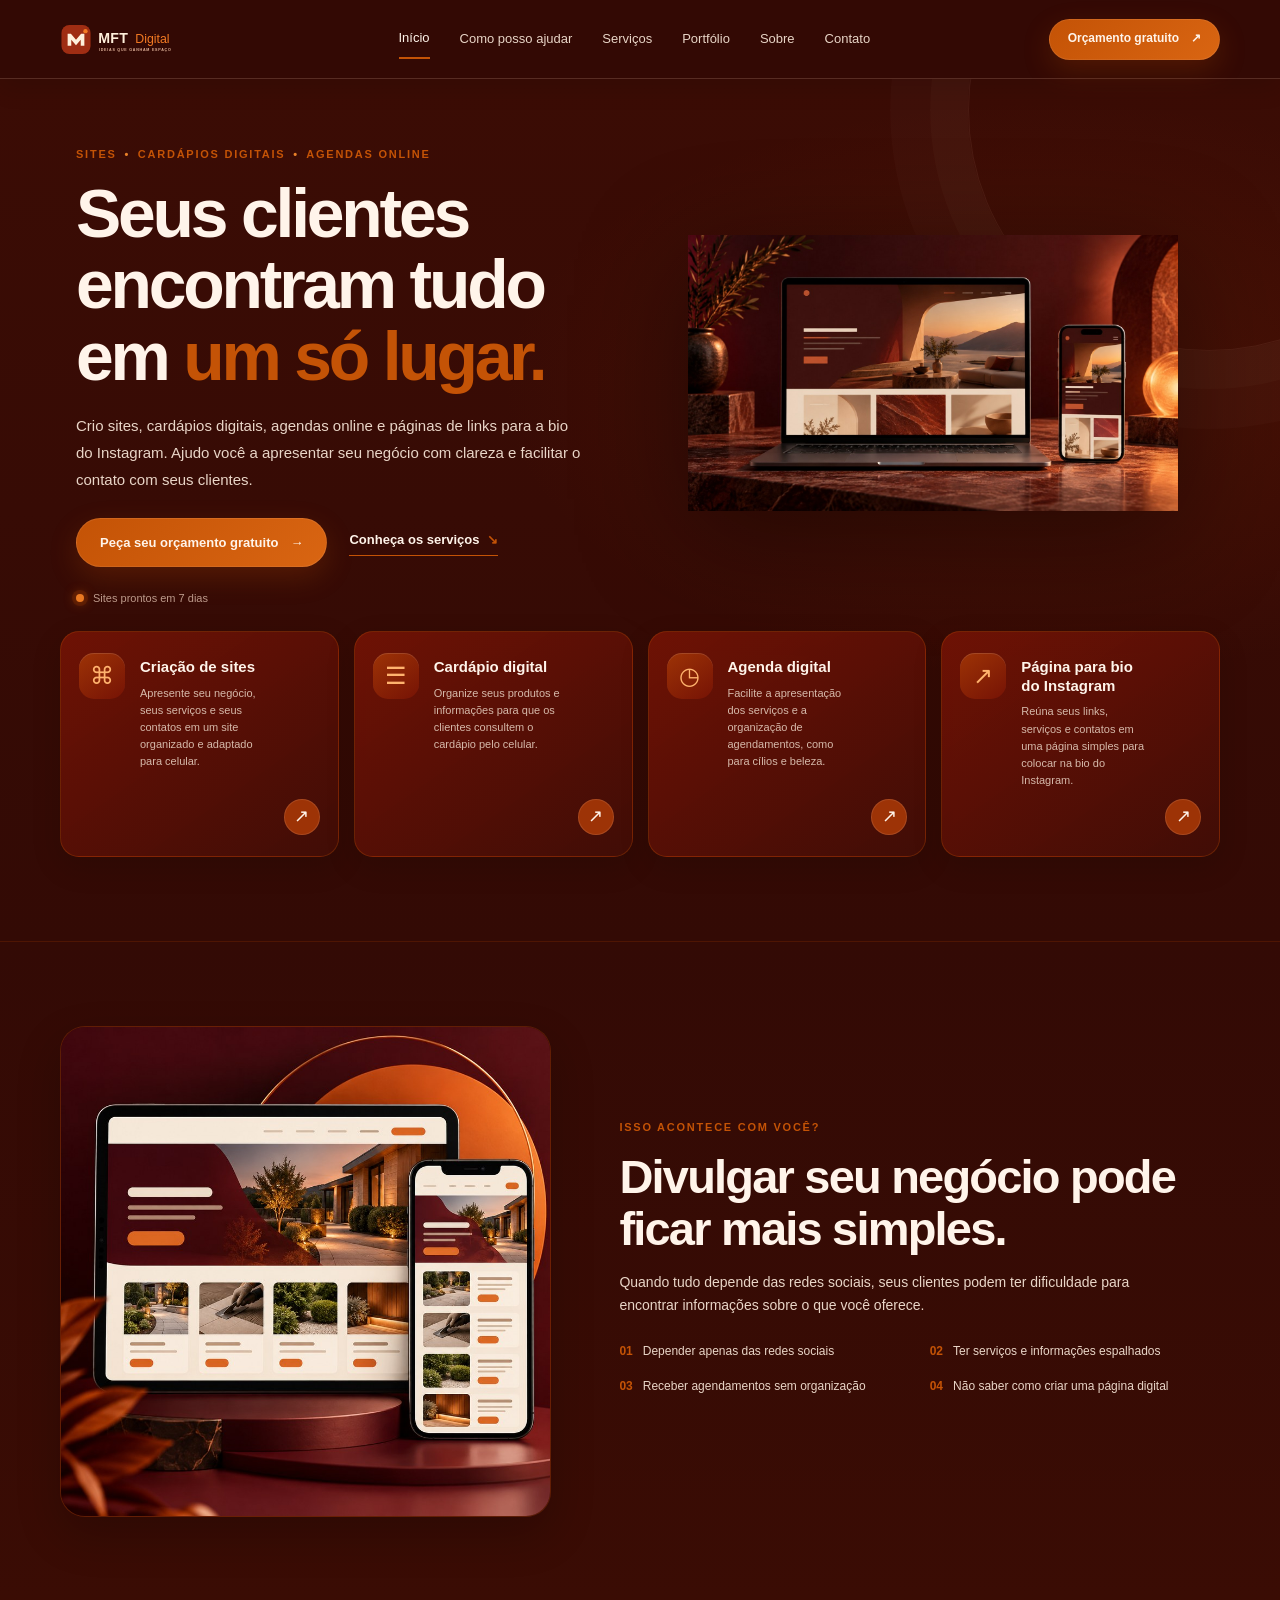
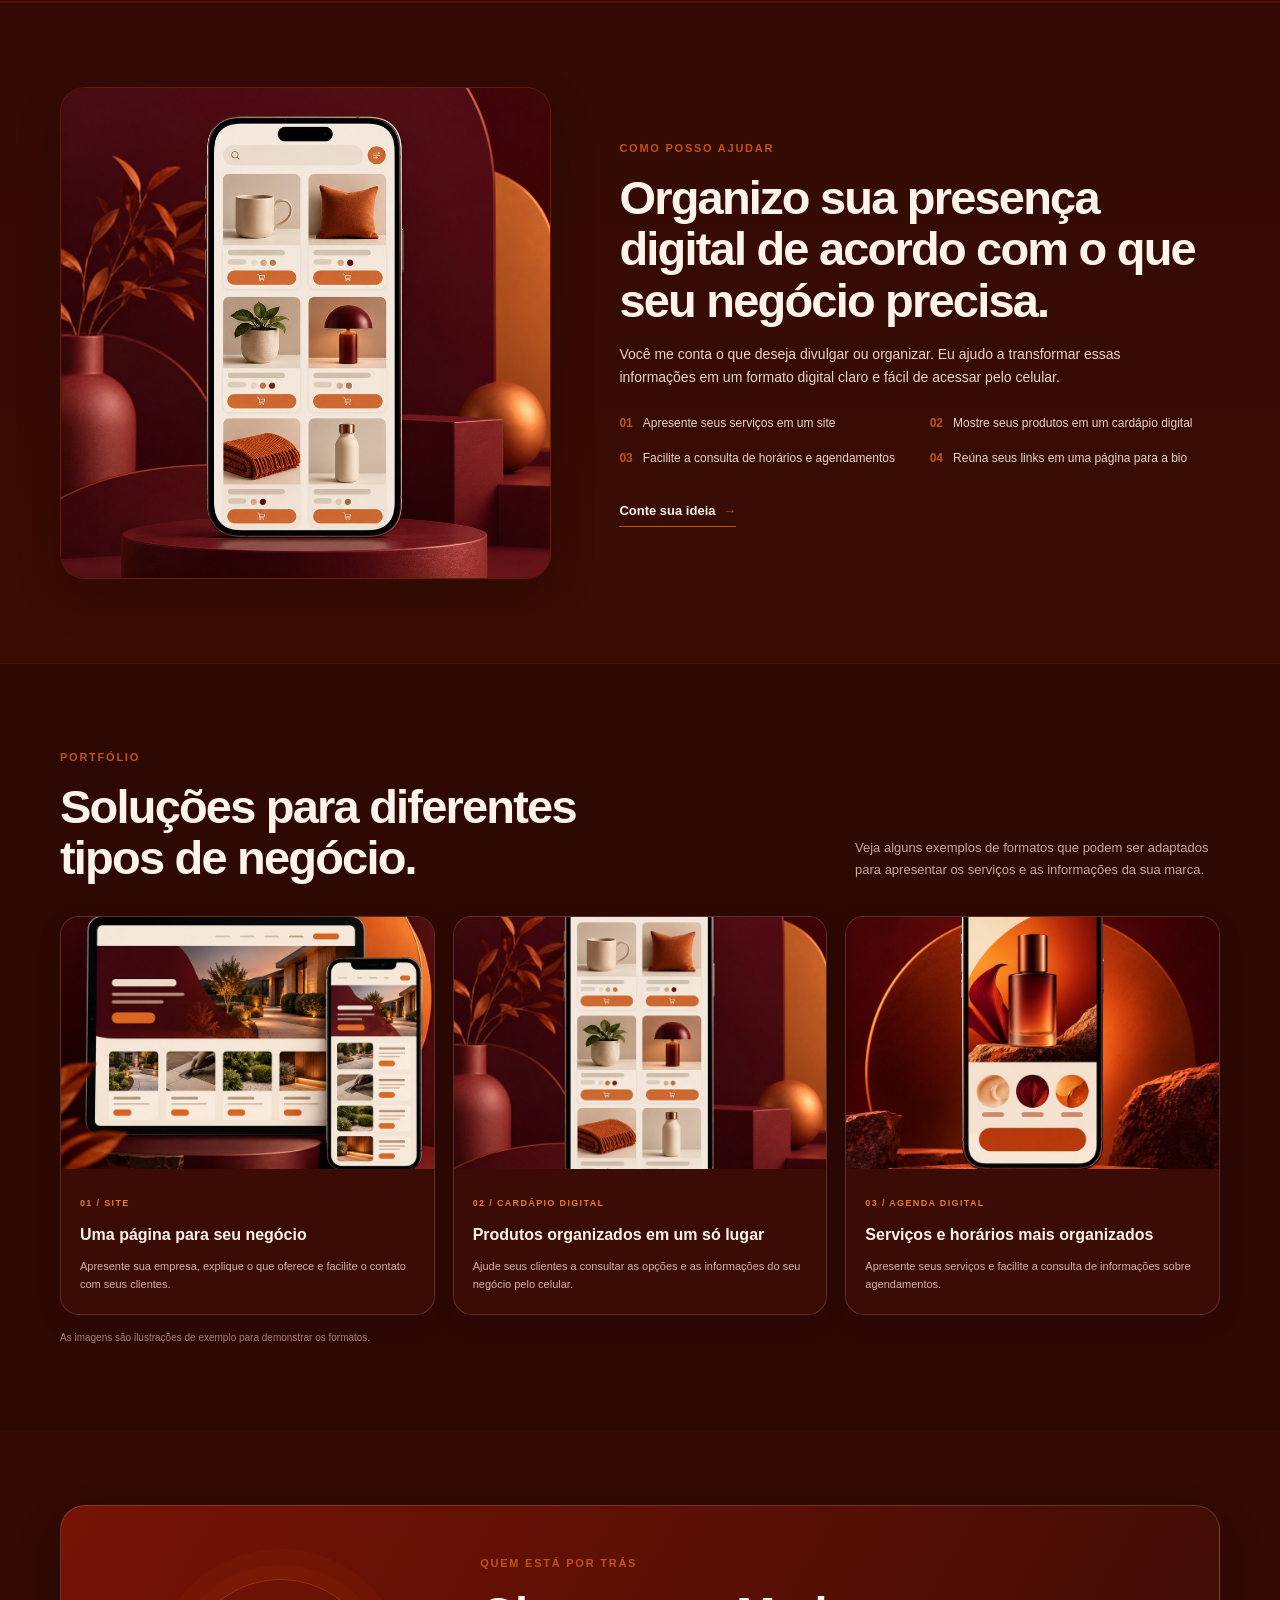
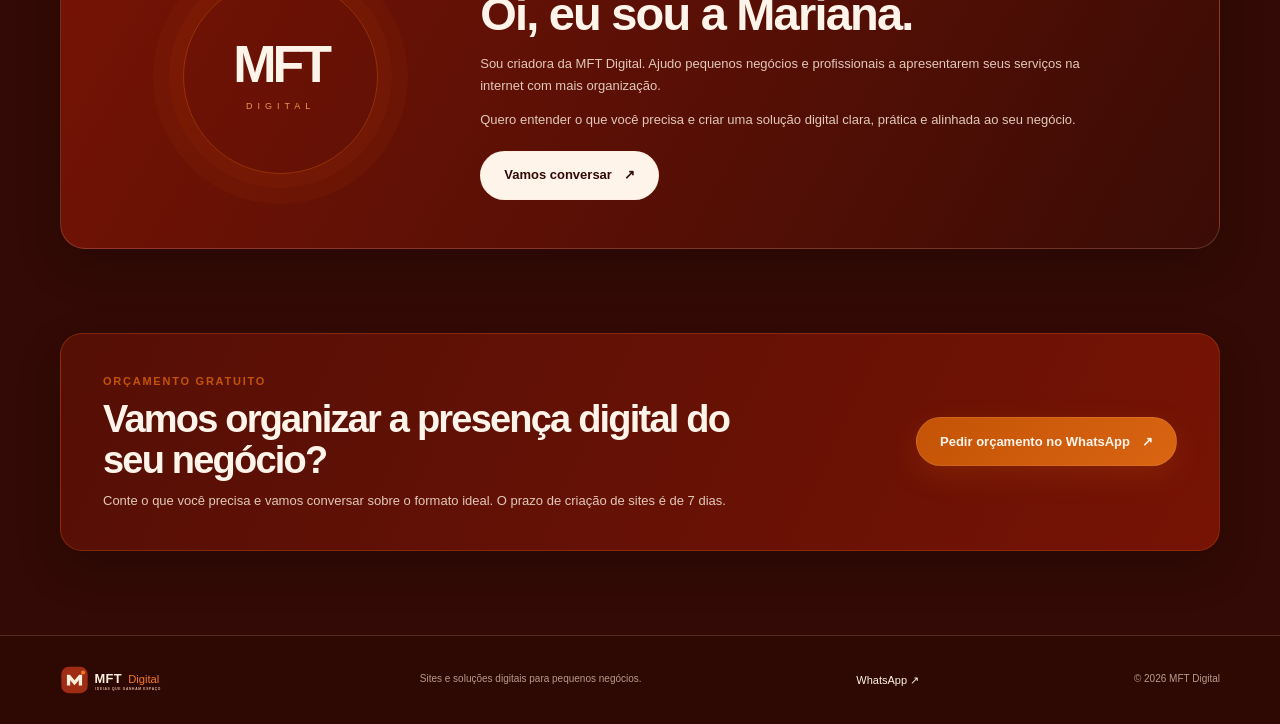
<file: index.html>
<!doctype html>
<html lang="pt-BR">
<head>
  <meta charset="utf-8">
  <meta name="viewport" content="width=device-width, initial-scale=1">
  <meta name="theme-color" content="#330A05">

  <meta
    name="description"
    content="Sites, cardápios digitais, agendas online e páginas para bio do Instagram. Peça um orçamento gratuito à MFT Digital."
  >

  <title>MFT Digital | Soluções digitais para seu negócio</title>

  <link rel="icon" href="images/logo-mft-digital.svg" type="image/svg+xml">
  <link rel="stylesheet" href="style.css">
  <script src="script.js" defer></script>
</head>

<body>
  <header class="site-header">
    <div class="container nav-wrap">
      <a class="brand" href="#inicio" aria-label="MFT Digital, início">
        <img
          src="images/logo-mft-digital.svg"
          alt="MFT Digital"
          width="160"
          height="37"
        >
      </a>

      <button
        class="menu-toggle"
        type="button"
        aria-expanded="false"
        aria-controls="main-nav"
        aria-label="Abrir menu"
      >
        <span></span>
        <span></span>
      </button>

      <nav class="main-nav" id="main-nav" aria-label="Menu principal">
        <a class="active" href="#inicio">Início</a>
        <a href="#dores">Como posso ajudar</a>
        <a href="#servicos">Serviços</a>
        <a href="#portfolio">Portfólio</a>
        <a href="#sobre">Sobre</a>
        <a href="#contato">Contato</a>
      </nav>

      <a
        class="button button-small header-cta"
        href="https://wa.me/5551995542161?text=Oi%21%20Quero%20um%20or%C3%A7amento%20gratuito%20para%20um%20projeto%20digital."
        target="_blank"
        rel="noreferrer"
      >
        Orçamento gratuito <span aria-hidden="true">↗</span>
      </a>
    </div>
  </header>

  <main>
    <section class="hero section-pad" id="inicio">
      <div class="container hero-grid">
        <div class="hero-copy">
          <p class="eyebrow">
            Sites <i>•</i> cardápios digitais <i>•</i> agendas online
          </p>

          <h1>
            Seus clientes encontram tudo em
            <em>um só lugar.</em>
          </h1>

          <p class="hero-description">
            Crio sites, cardápios digitais, agendas online e páginas de links
            para a bio do Instagram. Ajudo você a apresentar seu negócio com
            clareza e facilitar o contato com seus clientes.
          </p>

          <div class="hero-actions">
            <a
              class="button"
              href="https://wa.me/5551995542161?text=Oi%21%20Quero%20um%20or%C3%A7amento%20gratuito%20para%20um%20projeto%20digital."
              target="_blank"
              rel="noreferrer"
            >
              Peça seu orçamento gratuito
              <span aria-hidden="true">→</span>
            </a>

            <a class="text-link" href="#servicos">
              Conheça os serviços
              <span aria-hidden="true">↘</span>
            </a>
          </div>

          <p class="availability">
            <span class="status-dot"></span>
            Sites prontos em 7 dias
          </p>
        </div>

        <div class="hero-visual">
          <img
            src="images/hero-site.jpg"
            alt="Exemplo de site aberto em notebook e celular"
            fetchpriority="high"
          >
        </div>

        <div class="hero-services" id="servicos">
          <article class="service-card">
            <span class="service-icon" aria-hidden="true">⌘</span>

            <div class="service-info">
              <h2>Criação de sites</h2>
              <p>
                Apresente seu negócio, seus serviços e seus contatos em um site
                organizado e adaptado para celular.
              </p>
            </div>

            <a
              class="card-arrow"
              href="https://wa.me/5551995542161?text=Oi%21%20Tenho%20interesse%20em%20criar%20um%20site."
              target="_blank"
              rel="noreferrer"
              aria-label="Conversar sobre criação de site"
            >
              ↗
            </a>
          </article>

          <article class="service-card">
            <span class="service-icon" aria-hidden="true">☰</span>

            <div class="service-info">
              <h2>Cardápio digital</h2>
              <p>
                Organize seus produtos e informações para que os clientes
                consultem o cardápio pelo celular.
              </p>
            </div>

            <a
              class="card-arrow"
              href="https://wa.me/5551995542161?text=Oi%21%20Tenho%20interesse%20em%20um%20card%C3%A1pio%20digital."
              target="_blank"
              rel="noreferrer"
              aria-label="Conversar sobre cardápio digital"
            >
              ↗
            </a>
          </article>

          <article class="service-card">
            <span class="service-icon" aria-hidden="true">◷</span>

            <div class="service-info">
              <h2>Agenda digital</h2>
              <p>
                Facilite a apresentação dos serviços e a organização de
                agendamentos, como para cílios e beleza.
              </p>
            </div>

            <a
              class="card-arrow"
              href="https://wa.me/5551995542161?text=Oi%21%20Tenho%20interesse%20em%20uma%20agenda%20digital."
              target="_blank"
              rel="noreferrer"
              aria-label="Conversar sobre agenda digital"
            >
              ↗
            </a>
          </article>

          <article class="service-card">
            <span class="service-icon" aria-hidden="true">↗</span>

            <div class="service-info">
              <h2>Página para bio do Instagram</h2>
              <p>
                Reúna seus links, serviços e contatos em uma página simples
                para colocar na bio do Instagram.
              </p>
            </div>

            <a
              class="card-arrow"
              href="https://wa.me/5551995542161?text=Oi%21%20Tenho%20interesse%20em%20uma%20p%C3%A1gina%20para%20a%20bio%20do%20Instagram."
              target="_blank"
              rel="noreferrer"
              aria-label="Conversar sobre página para bio do Instagram"
            >
              ↗
            </a>
          </article>
        </div>
      </div>
    </section>

    <section class="feature section-pad" id="dores">
      <div class="container feature-grid">
        <div class="feature-art">
          <img
            src="images/mockup-servicos.jpg"
            alt="Exemplo de apresentação digital de serviços"
            loading="lazy"
          >
        </div>

        <div class="feature-copy">
          <p class="eyebrow">Isso acontece com você?</p>

          <h2>
            Divulgar seu negócio pode ficar mais simples.
          </h2>

          <p>
            Quando tudo depende das redes sociais, seus clientes podem ter
            dificuldade para encontrar informações sobre o que você oferece.
          </p>

          <ul class="benefits">
            <li><span>01</span> Depender apenas das redes sociais</li>
            <li><span>02</span> Ter serviços e informações espalhados</li>
            <li><span>03</span> Receber agendamentos sem organização</li>
            <li><span>04</span> Não saber como criar uma página digital</li>
          </ul>
        </div>
      </div>
    </section>

    <section class="feature section-pad">
      <div class="container feature-grid">
        <div class="feature-art">
          <img
            src="images/mockup-catalogo.jpg"
            alt="Exemplo ilustrativo de informações organizadas em uma página digital"
            loading="lazy"
          >
        </div>

        <div class="feature-copy">
          <p class="eyebrow">Como posso ajudar</p>

          <h2>
            Organizo sua presença digital de acordo com o que seu negócio precisa.
          </h2>

          <p>
            Você me conta o que deseja divulgar ou organizar. Eu ajudo a
            transformar essas informações em um formato digital claro e fácil
            de acessar pelo celular.
          </p>

          <ul class="benefits">
            <li><span>01</span> Apresente seus serviços em um site</li>
            <li><span>02</span> Mostre seus produtos em um cardápio digital</li>
            <li><span>03</span> Facilite a consulta de horários e agendamentos</li>
            <li><span>04</span> Reúna seus links em uma página para a bio</li>
          </ul>

          <a class="text-link" href="#contato">
            Conte sua ideia
            <span aria-hidden="true">→</span>
          </a>
        </div>
      </div>
    </section>

    <section class="portfolio section-pad" id="portfolio">
      <div class="container">
        <div class="section-heading">
          <div>
            <p class="eyebrow">Portfólio</p>
            <h2>Soluções para diferentes tipos de negócio.</h2>
          </div>

          <p class="section-intro">
            Veja alguns exemplos de formatos que podem ser adaptados para
            apresentar os serviços e as informações da sua marca.
          </p>
        </div>

        <div class="project-grid">
          <article class="project-card">
            <img
              src="images/mockup-servicos.jpg"
              alt="Exemplo ilustrativo de site para apresentar serviços"
              loading="lazy"
            >

            <div>
              <span>01 / Site</span>
              <h3>Uma página para seu negócio</h3>
              <p>
                Apresente sua empresa, explique o que oferece e facilite o
                contato com seus clientes.
              </p>
            </div>
          </article>

          <article class="project-card">
            <img
              src="images/mockup-catalogo.jpg"
              alt="Exemplo ilustrativo de cardápio ou catálogo digital"
              loading="lazy"
            >

            <div>
              <span>02 / Cardápio digital</span>
              <h3>Produtos organizados em um só lugar</h3>
              <p>
                Ajude seus clientes a consultar as opções e as informações
                do seu negócio pelo celular.
              </p>
            </div>
          </article>

          <article class="project-card">
            <img
              src="images/mockup-divulgacao.jpg"
              alt="Exemplo ilustrativo de página digital para serviços"
              loading="lazy"
            >

            <div>
              <span>03 / Agenda digital</span>
              <h3>Serviços e horários mais organizados</h3>
              <p>
                Apresente seus serviços e facilite a consulta de informações
                sobre agendamentos.
              </p>
            </div>
          </article>
        </div>

        <p class="demo-note">
          As imagens são ilustrações de exemplo para demonstrar os formatos.
        </p>
      </div>
    </section>

    <section class="about section-pad" id="sobre">
      <div class="container about-panel">
        <div class="about-monogram" aria-hidden="true">
          <span>MFT</span>
          <small>DIGITAL</small>
        </div>

        <div class="about-copy">
          <p class="eyebrow">Quem está por trás</p>

          <h2>Oi, eu sou a Mariana.</h2>

          <p>
            Sou criadora da MFT Digital. Ajudo pequenos negócios e
            profissionais a apresentarem seus serviços na internet com mais
            organização.
          </p>

          <p>
            Quero entender o que você precisa e criar uma solução digital clara,
            prática e alinhada ao seu negócio.
          </p>

          <a class="button button-light" href="#contato">
            Vamos conversar
            <span aria-hidden="true">↗</span>
          </a>
        </div>
      </div>
    </section>

    <section class="contact section-pad" id="contato">
      <div class="container contact-box">
        <div>
          <p class="eyebrow">Orçamento gratuito</p>

          <h2>Vamos organizar a presença digital do seu negócio?</h2>

          <p>
            Conte o que você precisa e vamos conversar sobre o formato ideal.
            O prazo de criação de sites é de 7 dias.
          </p>
        </div>

        <a
          class="button"
          href="https://wa.me/5551995542161?text=Oi%21%20Quero%20um%20or%C3%A7amento%20gratuito%20para%20um%20projeto%20da%20MFT%20Digital."
          target="_blank"
          rel="noreferrer"
        >
          Pedir orçamento no WhatsApp
          <span aria-hidden="true">↗</span>
        </a>
      </div>
    </section>
  </main>

  <footer class="site-footer">
    <div class="container footer-inner">
      <a class="brand footer-brand" href="#inicio" aria-label="MFT Digital, início">
        <img
          src="images/logo-mft-digital.svg"
          alt="MFT Digital"
          width="145"
          height="34"
          loading="lazy"
        >
      </a>

      <p>Sites e soluções digitais para pequenos negócios.</p>

      <a
        href="https://wa.me/5551995542161"
        target="_blank"
        rel="noreferrer"
      >
        WhatsApp ↗
      </a>

      <small>© <span id="year"></span> MFT Digital</small>
    </div>
  </footer>
</body>
</html>
</file>
<file: style.css>
/* MFT Digital — visual renovado mantendo a paleta original */

:root {
  --black-bean: #330A05;
  --blood-red: #550F05;
  --barn-red: #761305;
  --brown: #9D3306;
  --burnt-orange: #C45306;
  --cream: #FFF4EA;
  --soft-cream: #E9D5C7;
  --line: rgba(255, 205, 176, .18);
  --font: Inter, "Segoe UI", Arial, sans-serif;
  --display: "Trebuchet MS", Arial, sans-serif;
  --shadow: 0 18px 45px rgba(0, 0, 0, .2);
  --orange-glow: 0 10px 28px rgba(196, 83, 6, .22);
}

* {
  box-sizing: border-box;
}

html {
  scroll-behavior: smooth;
  scroll-padding-top: 90px;
}

body {
  margin: 0;
  background: var(--black-bean);
  color: var(--cream);
  font-family: var(--font);
  line-height: 1.65;
  -webkit-font-smoothing: antialiased;
}

img {
  display: block;
  max-width: 100%;
}

a {
  color: inherit;
  text-decoration: none;
}

button {
  font: inherit;
}

.container {
  width: min(1160px, calc(100% - 48px));
  margin-inline: auto;
}

.section-pad {
  padding: 84px 0;
}

/* Cabeçalho e navegação */

.site-header {
  position: sticky;
  top: 0;
  z-index: 10;
  background: rgba(51, 10, 5, .94);
  backdrop-filter: blur(14px);
  border-bottom: 1px solid var(--line);
  box-shadow: 0 8px 24px rgba(0, 0, 0, .12);
}

.nav-wrap {
  min-height: 78px;
  display: flex;
  align-items: center;
  justify-content: space-between;
  gap: 26px;
}

.brand {
  display: inline-flex;
  align-items: center;
  gap: 11px;
  flex-shrink: 0;
}

.brand-mark {
  width: 43px;
  height: 38px;
  display: grid;
  place-items: center;
  color: var(--black-bean);
  background: var(--cream);
  font: 900 17px/1 var(--display);
  letter-spacing: -2px;
  clip-path: polygon(0 0, 100% 0, 100% 74%, 76% 100%, 0 100%);
}

.brand-name {
  display: block;
  font-size: 16px;
  font-weight: 800;
  line-height: 1.1;
  letter-spacing: -.5px;
}

.brand-name b {
  color: var(--burnt-orange);
}

.brand-name small {
  display: block;
  color: var(--soft-cream);
  font-size: 7px;
  letter-spacing: 2px;
  margin-top: 5px;
}

.main-nav {
  display: flex;
  align-items: center;
  gap: clamp(14px, 2.5vw, 30px);
  color: var(--soft-cream);
  font-size: 13px;
}

.main-nav a {
  padding: 8px 0;
  transition: color .2s ease;
}

.main-nav a:hover,
.main-nav a:focus-visible,
.main-nav a.active {
  color: var(--cream);
}

.main-nav a.active {
  border-bottom: 2px solid var(--burnt-orange);
}

/* Botões */

.button {
  display: inline-flex;
  align-items: center;
  justify-content: center;
  gap: 12px;
  min-height: 49px;
  padding: 0 23px;
  color: var(--cream);
  background: linear-gradient(135deg, var(--burnt-orange), #D96512);
  border: 1px solid rgba(255, 207, 174, .12);
  border-radius: 999px;
  font-weight: 750;
  font-size: 13px;
  box-shadow: var(--orange-glow);
  transition: transform .2s ease, box-shadow .2s ease, filter .2s ease;
}

.button:hover {
  transform: translateY(-2px);
  box-shadow: 0 14px 32px rgba(196, 83, 6, .32);
  filter: brightness(1.07);
}

.button-small {
  min-height: 41px;
  padding-inline: 18px;
  font-size: 12px;
}

.menu-toggle {
  display: none;
}

/* Apresentação */

.hero {
  position: relative;
  overflow: hidden;
  padding-top: 58px;
  background:
    radial-gradient(ellipse at 82% 36%, rgba(157, 51, 6, .18), transparent 37%),
    linear-gradient(180deg, #3B0C05 0%, var(--black-bean) 100%);
}

.hero::before {
  content: "";
  position: absolute;
  top: -210px;
  right: -170px;
  width: 480px;
  height: 480px;
  border: 1px solid rgba(255, 205, 176, .08);
  border-radius: 50%;
  box-shadow:
    0 0 0 38px rgba(255, 205, 176, .025),
    0 0 0 78px rgba(255, 205, 176, .018);
  pointer-events: none;
}

.hero-grid {
  position: relative;
  display: grid;
  grid-template-columns: minmax(0, .95fr) minmax(360px, 1.05fr);
  align-items: center;
  column-gap: 28px;
}

.hero-copy {
  padding: 8px 0 22px 16px;
}

.eyebrow {
  margin: 0 0 15px;
  color: var(--burnt-orange);
  text-transform: uppercase;
  letter-spacing: .16em;
  font-size: 11px;
  font-weight: 850;
}

.eyebrow i {
  color: #E88129;
  font-style: normal;
  padding: 0 3px;
}

h1,
h2,
h3,
p {
  margin-top: 0;
}

h1 {
  max-width: 620px;
  margin-bottom: 20px;
  font: 750 clamp(43px, 5.3vw, 68px)/1.05 var(--display);
  letter-spacing: -3.2px;
}

h1 em {
  color: var(--burnt-orange);
  font-style: normal;
}

.hero-description {
  max-width: 510px;
  color: var(--soft-cream);
  font-size: 15px;
  line-height: 1.8;
  margin-bottom: 25px;
}

.hero-actions {
  display: flex;
  align-items: center;
  gap: 22px;
  flex-wrap: wrap;
}

.text-link {
  display: inline-block;
  color: var(--cream);
  border-bottom: 1px solid var(--burnt-orange);
  padding-bottom: 5px;
  font-size: 13px;
  font-weight: 700;
  transition: color .2s ease;
}

.text-link:hover {
  color: #FFB36E;
}

.text-link span {
  color: var(--burnt-orange);
  padding-left: 4px;
}

.availability {
  display: flex;
  align-items: center;
  gap: 9px;
  margin: 22px 0 0;
  color: #BD9A8B;
  font-size: 11px;
}

.status-dot {
  width: 8px;
  height: 8px;
  border-radius: 50%;
  background: #E97922;
  box-shadow:
    0 0 0 4px rgba(196, 83, 6, .16),
    0 0 12px #C45306;
}

.hero-visual {
  align-self: stretch;
  display: grid;
  place-items: center;
  min-height: 400px;
  margin: -20px -20px 0 0;
}

.hero-visual img {
  width: min(100%, 490px);
  filter: drop-shadow(0 24px 55px rgba(0, 0, 0, .42));
  transition: transform .35s ease;
}

.hero-visual img:hover {
  transform: translateY(-5px);
}

/* Cards de serviços */

.hero-services {
  grid-column: 1 / -1;
  display: grid;
  grid-template-columns: repeat(4, minmax(0, 1fr));
  gap: 15px;
  margin-top: 2px;
}

.service-card {
  position: relative;
  min-height: 196px;
  display: grid;
  grid-template-columns: 48px 1fr 38px;
  grid-template-rows: auto 1fr;
  align-content: start;
  gap: 10px 13px;
  padding: 21px 18px;
  border: 1px solid rgba(196, 83, 6, .3);
  border-radius: 19px;
  background: linear-gradient(145deg, rgba(118, 19, 5, .88), rgba(65, 13, 6, .98));
  box-shadow: 0 10px 30px rgba(0, 0, 0, .13);
  transition: transform .24s ease, border-color .24s ease, box-shadow .24s ease;
}

.service-card:hover {
  transform: translateY(-5px);
  border-color: rgba(232, 129, 41, .8);
  box-shadow: 0 17px 35px rgba(0, 0, 0, .22);
}

.service-icon {
  width: 46px;
  height: 46px;
  grid-row: 1 / 3;
  display: grid;
  place-items: center;
  border-radius: 15px;
  color: #FFB36E;
  background: linear-gradient(145deg, #9D3306, #761305);
  font-size: 24px;
  box-shadow: inset 0 1px 0 rgba(255, 255, 255, .12);
}

.service-info {
  min-width: 0;
}

.service-info h2 {
  font-size: 15px;
  line-height: 1.25;
  margin: 5px 0 8px;
}

.service-info p {
  color: #D6B9AA;
  font-size: 11px;
  line-height: 1.55;
  margin: 0;
}

.service-price {
  display: none;
}

.card-arrow {
  grid-column: 3;
  grid-row: 2;
  align-self: end;
  justify-self: end;
  width: 36px;
  height: 36px;
  display: grid;
  place-items: center;
  border: 1px solid rgba(255, 205, 176, .14);
  border-radius: 50%;
  background: var(--brown);
  color: var(--cream);
  font-size: 18px;
  transition: background .2s ease, transform .2s ease;
}

.card-arrow:hover {
  background: var(--burnt-orange);
  transform: rotate(45deg);
}

/* Seções de dores e benefícios */

.feature {
  background: linear-gradient(180deg, #330A05, #3A0C04 100%);
  border-block: 1px solid rgba(196, 83, 6, .14);
}

.feature-grid {
  display: grid;
  grid-template-columns: .9fr 1.1fr;
  align-items: center;
  gap: 68px;
}

.feature-art {
  min-height: 390px;
  display: grid;
  place-items: center;
  overflow: hidden;
  border: 1px solid rgba(196, 83, 6, .26);
  border-radius: 25px;
  background: radial-gradient(circle at 45% 50%, #761305 0, #550F05 55%, #330A05 100%);
  box-shadow: var(--shadow);
}

.feature-art img {
  width: 100%;
  transition: transform .35s ease;
}

.feature-art:hover img {
  transform: scale(1.035);
}

.feature-copy h2,
.section-heading h2,
.about-copy h2,
.contact-box h2 {
  margin: 0 0 16px;
  font: 750 clamp(32px, 4vw, 47px)/1.1 var(--display);
  letter-spacing: -1.8px;
}

.feature-copy > p:not(.eyebrow) {
  max-width: 530px;
  color: var(--soft-cream);
  font-size: 14px;
}

.benefits {
  display: grid;
  grid-template-columns: 1fr 1fr;
  gap: 15px 20px;
  padding: 0;
  margin: 25px 0 28px;
  list-style: none;
}

.benefits li {
  display: flex;
  gap: 10px;
  align-items: flex-start;
  color: var(--soft-cream);
  font-size: 12px;
}

.benefits span {
  flex: 0 0 auto;
  color: var(--burnt-orange);
  font-weight: 850;
}

/* Portfólio */

.portfolio {
  background: #2E0904;
}

.section-heading {
  display: flex;
  align-items: end;
  justify-content: space-between;
  gap: 30px;
  margin-bottom: 32px;
}

.section-heading h2 {
  max-width: 620px;
  margin: 0;
}

.section-intro {
  max-width: 365px;
  color: #C9A99A;
  font-size: 13px;
  margin: 0 0 4px;
}

.project-grid {
  display: grid;
  grid-template-columns: repeat(3, minmax(0, 1fr));
  gap: 18px;
}

.project-card {
  overflow: hidden;
  border: 1px solid var(--line);
  border-radius: 19px;
  background: #3A0C05;
  box-shadow: 0 8px 25px rgba(0, 0, 0, .12);
  transition: transform .22s ease, border-color .22s ease, box-shadow .22s ease;
}

.project-card:hover {
  transform: translateY(-5px);
  border-color: rgba(232, 121, 34, .7);
  box-shadow: 0 16px 32px rgba(0, 0, 0, .2);
}

.project-card > img {
  width: 100%;
  aspect-ratio: 1.48;
  object-fit: cover;
  background: var(--blood-red);
}

.project-card > div {
  padding: 19px 19px 21px;
}

.project-card span {
  color: #E97922;
  font-size: 9px;
  letter-spacing: .15em;
  text-transform: uppercase;
  font-weight: 800;
}

.project-card h3 {
  font-size: 16px;
  margin: 8px 0;
}

.project-card p {
  color: #D0B2A3;
  font-size: 11px;
  margin: 0;
}

.demo-note {
  margin: 15px 0 0;
  color: #A77F70;
  font-size: 10px;
}

/* Sobre e contato */

.about {
  padding-top: 75px;
}

.about-panel {
  display: grid;
  grid-template-columns: .65fr 1.35fr;
  align-items: center;
  gap: 35px;
  padding: 48px 55px;
  border: 1px solid rgba(255, 205, 176, .2);
  border-radius: 25px;
  background: linear-gradient(120deg, #761305, #550F05 60%, #3A0C05);
  box-shadow: var(--shadow);
}

.about-monogram {
  width: 195px;
  height: 195px;
  display: grid;
  place-content: center;
  justify-self: center;
  border: 1px solid #C4530680;
  border-radius: 50%;
  box-shadow: 0 0 0 14px #9D330620, 0 0 0 30px #C4530610;
  text-align: center;
}

.about-monogram span {
  font: 800 52px/.95 var(--display);
  letter-spacing: -4px;
}

.about-monogram small {
  margin-top: 9px;
  color: #F29A49;
  font-size: 9px;
  letter-spacing: 5px;
}

.about-copy h2 {
  margin-bottom: 14px;
}

.about-copy > p:not(.eyebrow) {
  max-width: 610px;
  color: #E1C8BA;
  font-size: 13px;
}

.button-light {
  margin-top: 7px;
  color: var(--black-bean);
  background: var(--cream);
  box-shadow: none;
}

.button-light:hover {
  color: var(--cream);
  background: var(--burnt-orange);
}

.contact {
  padding-top: 0;
}

.contact-box {
  display: flex;
  align-items: center;
  justify-content: space-between;
  gap: 25px;
  padding: 38px 42px;
  border: 1px solid rgba(196, 83, 6, .36);
  border-radius: 22px;
  background: linear-gradient(115deg, #550F05, #761305);
  box-shadow: var(--shadow);
}

.contact-box .eyebrow {
  margin-bottom: 9px;
}

.contact-box h2 {
  max-width: 690px;
  font-size: clamp(27px, 3vw, 38px);
  margin-bottom: 8px;
}

.contact-box p:not(.eyebrow) {
  margin: 0;
  color: #E1C8BA;
  font-size: 13px;
}

/* Rodapé */

.site-footer {
  padding: 27px 0;
  border-top: 1px solid var(--line);
  background: #2E0904;
}

.footer-inner {
  display: flex;
  align-items: center;
  justify-content: space-between;
  gap: 18px;
}

.footer-inner p,
.footer-inner > small {
  margin: 0;
  color: #B8998B;
  font-size: 10px;
}

.footer-inner > a:not(.brand) {
  color: var(--cream);
  font-size: 11px;
}

:focus-visible {
  outline: 2px solid #FFB36E;
  outline-offset: 4px;
}

/* Ajustes para tablet */

@media (max-width: 1000px) {
  .main-nav {
    gap: 15px;
    font-size: 12px;
  }

  .header-cta {
    display: none;
  }

  .hero-grid {
    grid-template-columns: 1fr 1fr;
  }

  .hero-visual {
    min-height: 320px;
  }

  .hero-services {
    grid-template-columns: repeat(2, minmax(0, 1fr));
  }

  .feature-grid {
    gap: 42px;
  }
}

/* Ajustes para celular */

@media (max-width: 680px) {
  .container {
    width: min(100% - 34px, 1160px);
  }

  .section-pad {
    padding: 62px 0;
  }

  .nav-wrap {
    min-height: 68px;
  }

  .menu-toggle {
    width: 42px;
    height: 42px;
    display: grid;
    align-content: center;
    justify-content: center;
    gap: 6px;
    border: 1px solid var(--line);
    border-radius: 12px;
    background: transparent;
    cursor: pointer;
  }

  .menu-toggle span {
    width: 19px;
    height: 2px;
    background: var(--cream);
    transition: transform .2s;
  }

  .menu-toggle[aria-expanded="true"] span:first-child {
    transform: translateY(4px) rotate(45deg);
  }

  .menu-toggle[aria-expanded="true"] span:last-child {
    transform: translateY(-4px) rotate(-45deg);
  }

  .main-nav {
    position: absolute;
    top: 68px;
    left: 0;
    right: 0;
    display: none;
    flex-direction: column;
    align-items: stretch;
    gap: 0;
    padding: 8px 24px 18px;
    background: #330A05;
    border-bottom: 1px solid var(--line);
  }

  .main-nav.open {
    display: flex;
  }

  .main-nav a {
    padding: 12px 0;
  }

  .main-nav a.active {
    border-bottom: 0;
    color: var(--burnt-orange);
  }

  .hero {
    padding-top: 45px;
  }

  .hero-grid {
    grid-template-columns: 1fr;
  }

  .hero-copy {
    padding: 0;
  }

  h1 {
    font-size: clamp(41px, 12vw, 57px);
    letter-spacing: -2.4px;
  }

  .hero-description {
    font-size: 14px;
  }

  .hero-visual {
    min-height: auto;
    height: 300px;
    margin: 0 -7px -4px;
  }

  .hero-visual img {
    width: min(100%, 360px);
    max-height: 320px;
  }

  .hero-services {
    grid-template-columns: 1fr;
    gap: 11px;
    margin-top: 0;
  }

  .service-card {
    min-height: 145px;
    grid-template-columns: 48px 1fr 38px;
    grid-template-rows: auto 1fr;
    padding: 17px;
  }

  .service-icon {
    grid-row: 1 / 3;
    width: 42px;
    height: 42px;
  }

  .card-arrow {
    grid-column: 3;
    grid-row: 2;
  }

  .feature-grid {
    grid-template-columns: 1fr;
    gap: 32px;
  }

  .feature-art {
    min-height: 270px;
  }

  .feature-art img {
    max-width: 390px;
  }

  .feature-copy h2,
  .section-heading h2,
  .about-copy h2 {
    font-size: 34px;
    letter-spacing: -1.3px;
  }

  .benefits {
    grid-template-columns: 1fr;
    gap: 12px;
  }

  .section-heading {
    align-items: flex-start;
    flex-direction: column;
    gap: 12px;
  }

  .project-grid {
    grid-template-columns: 1fr;
  }

  .project-card > img {
    aspect-ratio: 1.7;
  }

  .about-panel {
    grid-template-columns: 1fr;
    padding: 32px 23px;
    gap: 28px;
  }

  .about-monogram {
    width: 155px;
    height: 155px;
  }

  .about-monogram span {
    font-size: 43px;
  }

  .contact-box {
    align-items: flex-start;
    flex-direction: column;
    padding: 27px 23px;
  }

  .footer-inner {
    justify-content: flex-start;
    flex-wrap: wrap;
  }

  .footer-inner p {
    display: none;
  }
}

@media (prefers-reduced-motion: reduce) {
  html {
    scroll-behavior: auto;
  }

  *,
  *::before,
  *::after {
    transition-duration: .01ms !important;
  }
}
</file>
